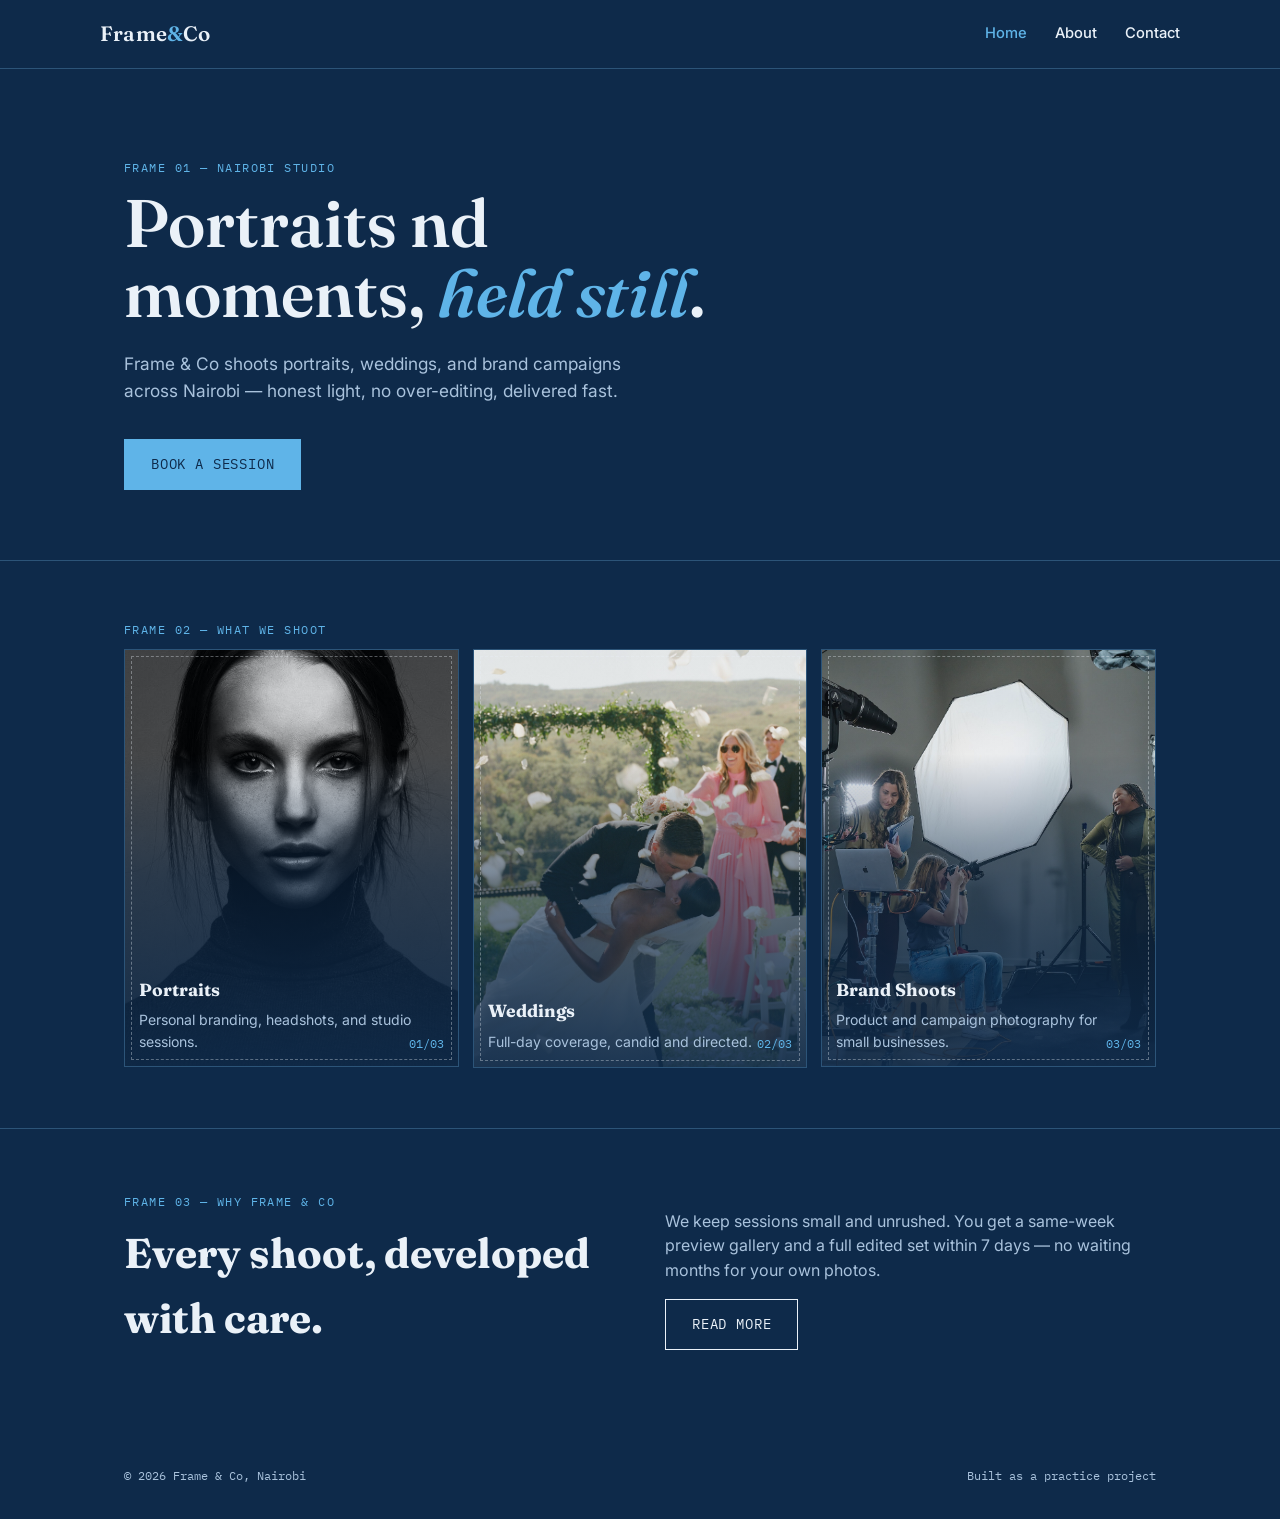
<file: index.html>
<!DOCTYPE html>
<html lang="en">
<head>
<meta charset="UTF-8">
<meta name="viewport" content="width=device-width, initial-scale=1.0">
<title>Frame & Co — Portrait & Event Photography, Nairobi</title>
<meta name="description" content="Frame & Co is a Nairobi-based portrait and event photography studio. Book a session for portraits, weddings, and brand shoots.">
<link rel="stylesheet" href="styles.css">
</head>
<body>

<header class="site-header">
  <div class="wrap nav-row">
    <a href="index.html" class="logo">Frame<span>&</span>Co</a>
    <button class="nav-toggle" aria-label="Toggle menu" aria-expanded="false">MENU</button>
    <nav class="main-nav">
      <a href="index.html" class="active">Home</a>
      <a href="about.html">About</a>
      <a href="contact.html">Contact</a>
    </nav>
  </div>
</header>

<section class="hero">
  <div class="wrap">
    <span class="frame-label">Frame 01 — Nairobi Studio</span>
    <h1>Portraits nd moments, <em>held still</em>.</h1>
    <p class="lede">Frame & Co shoots portraits, weddings, and brand campaigns across Nairobi — honest light, no over-editing, delivered fast.</p>
    <a href="contact.html" class="btn btn-amber">Book a Session</a>
  </div>
</section>

<section class="filmstrip">
  <div class="wrap">
    <span class="frame-label">Frame 02 — What We Shoot</span>
    <div class="filmstrip-grid">
      <div class="frame-shot">
        <img src="portrait.jpg" alt="Black and white studio portrait" class="frame-photo">
        <div class="frame-shot-content">
          <h3>Portraits</h3>
          <p>Personal branding, headshots, and studio sessions.</p>
          <span class="frame-num">01/03</span>
        </div>
      </div>
      <div class="frame-shot">
        <img src="wedding.jpg" alt="Bride and groom kissing at their wedding ceremony" class="frame-photo">
        <div class="frame-shot-content">
          <h3>Weddings</h3>
          <p>Full-day coverage, candid and directed.</p>
          <span class="frame-num">02/03</span>
        </div>
      </div>
      <div class="frame-shot">
        <img src="brand-shoot.jpg" alt="Behind the scenes of a brand photoshoot in the studio" class="frame-photo">
        <div class="frame-shot-content">
          <h3>Brand Shoots</h3>
          <p>Product and campaign photography for small businesses.</p>
          <span class="frame-num">03/03</span>
        </div>
      </div>
    </div>
  </div>
</section>

<section class="section">
  <div class="wrap two-col">
    <div>
      <span class="frame-label">Frame 03 — Why Frame & Co</span>
      <h2>Every shoot, developed with care.</h2>
    </div>
    <div class="section-copy">
      <p>We keep sessions small and unrushed. You get a same-week preview gallery and a full edited set within 7 days — no waiting months for your own photos.</p>
      <a href="about.html" class="btn">Read More</a>
    </div>
  </div>
</section>

<footer class="site-footer">
  <div class="wrap" style="display:flex; justify-content:space-between; width:100%; flex-wrap:wrap; gap:10px;">
    <span>© 2026 Frame & Co, Nairobi</span>
    <span>Built as a practice project</span>
  </div>
</footer>

<script src="script.js"></script>
</body>
</html>
</file>
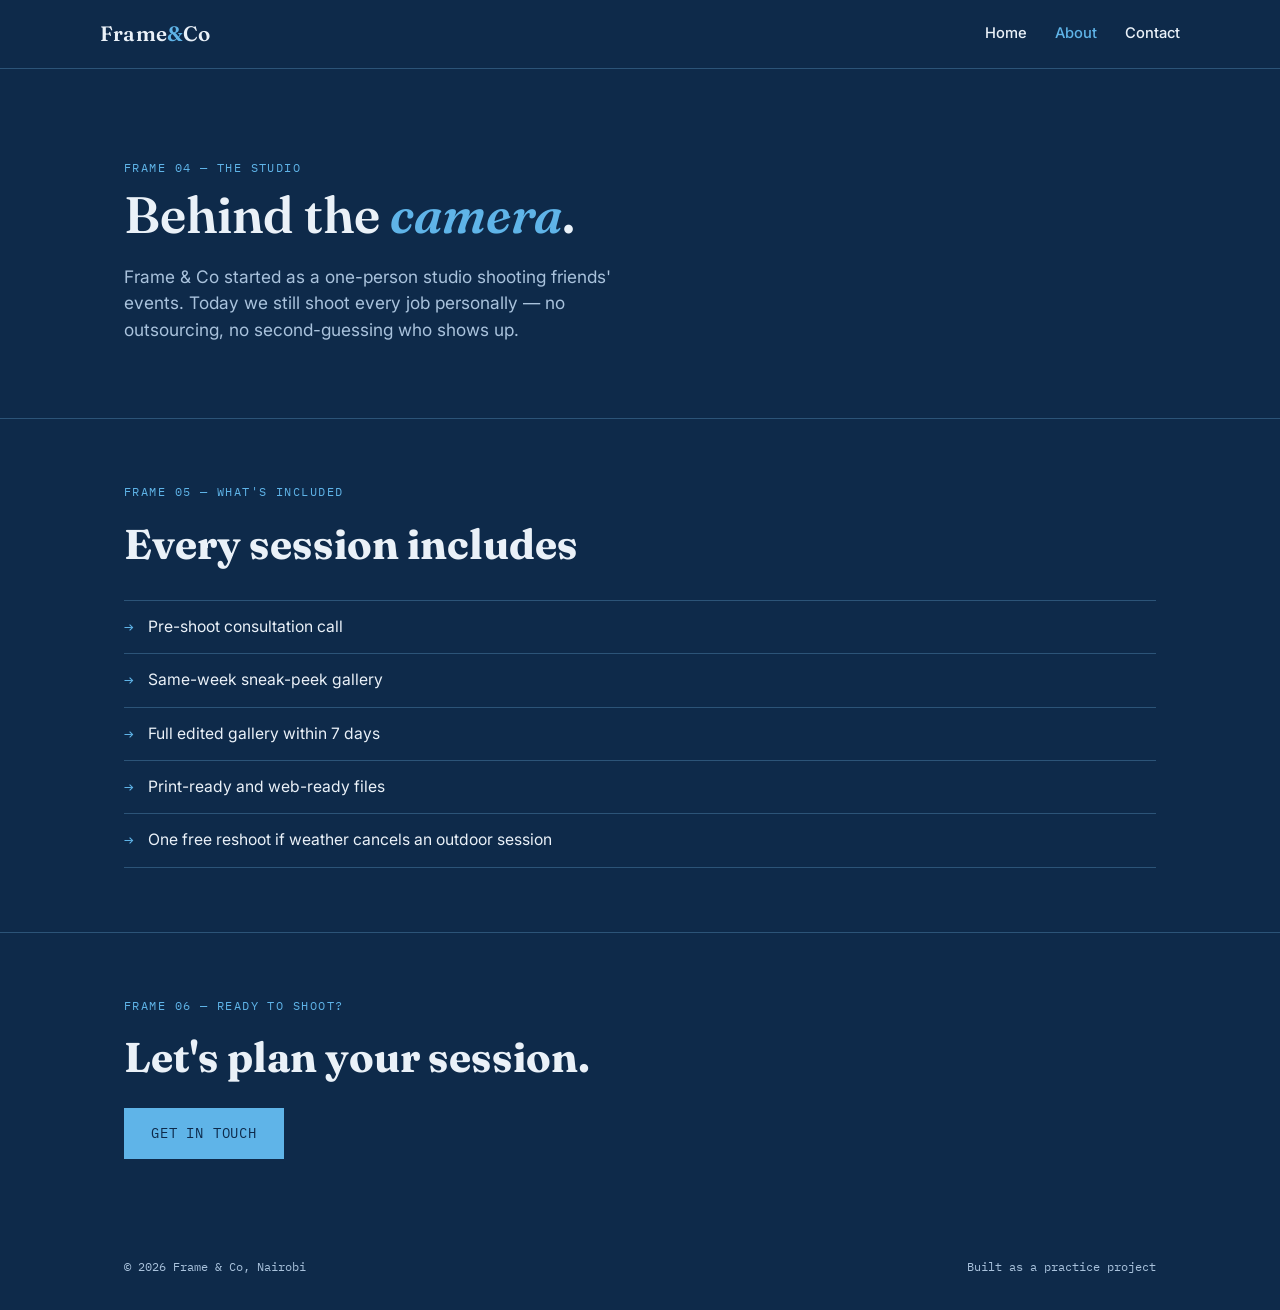
<file: about.html>
<!DOCTYPE html>
<html lang="en">
<head>
<meta charset="UTF-8">
<meta name="viewport" content="width=device-width, initial-scale=1.0">
<title>About — Frame & Co Photography</title>
<meta name="description" content="Meet Frame & Co, a Nairobi photography studio focused on portraits, weddings, and brand shoots.">
<link rel="stylesheet" href="styles.css">
</head>
<body>

<header class="site-header">
  <div class="wrap nav-row">
    <a href="index.html" class="logo">Frame<span>&</span>Co</a>
    <button class="nav-toggle" aria-label="Toggle menu" aria-expanded="false">MENU</button>
    <nav class="main-nav">
      <a href="index.html">Home</a>
      <a href="about.html" class="active">About</a>
      <a href="contact.html">Contact</a>
    </nav>
  </div>
</header>

<section class="hero" style="padding-bottom: 40px;">
  <div class="wrap">
    <span class="frame-label">Frame 04 — The Studio</span>
    <h1 style="font-size: clamp(2rem, 5vw, 3.2rem);">Behind the <em>camera</em>.</h1>
    <p class="lede">Frame & Co started as a one-person studio shooting friends' events. Today we still shoot every job personally — no outsourcing, no second-guessing who shows up.</p>
  </div>
</section>

<section class="section">
  <div class="wrap">
    <span class="frame-label">Frame 05 — What's Included</span>
    <h2>Every session includes</h2>
    <ul class="plate-list">
      <li><span class="mark">→</span> Pre-shoot consultation call</li>
      <li><span class="mark">→</span> Same-week sneak-peek gallery</li>
      <li><span class="mark">→</span> Full edited gallery within 7 days</li>
      <li><span class="mark">→</span> Print-ready and web-ready files</li>
      <li><span class="mark">→</span> One free reshoot if weather cancels an outdoor session</li>
    </ul>
  </div>
</section>

<section class="section">
  <div class="wrap">
    <span class="frame-label">Frame 06 — Ready to Shoot?</span>
    <h2>Let's plan your session.</h2>
    <a href="contact.html" class="btn btn-amber">Get in Touch</a>
  </div>
</section>

<footer class="site-footer">
  <div class="wrap" style="display:flex; justify-content:space-between; width:100%; flex-wrap:wrap; gap:10px;">
    <span>© 2026 Frame & Co, Nairobi</span>
    <span>Built as a practice project</span>
  </div>
</footer>

<script src="script.js"></script>
</body>
</html>
</file>
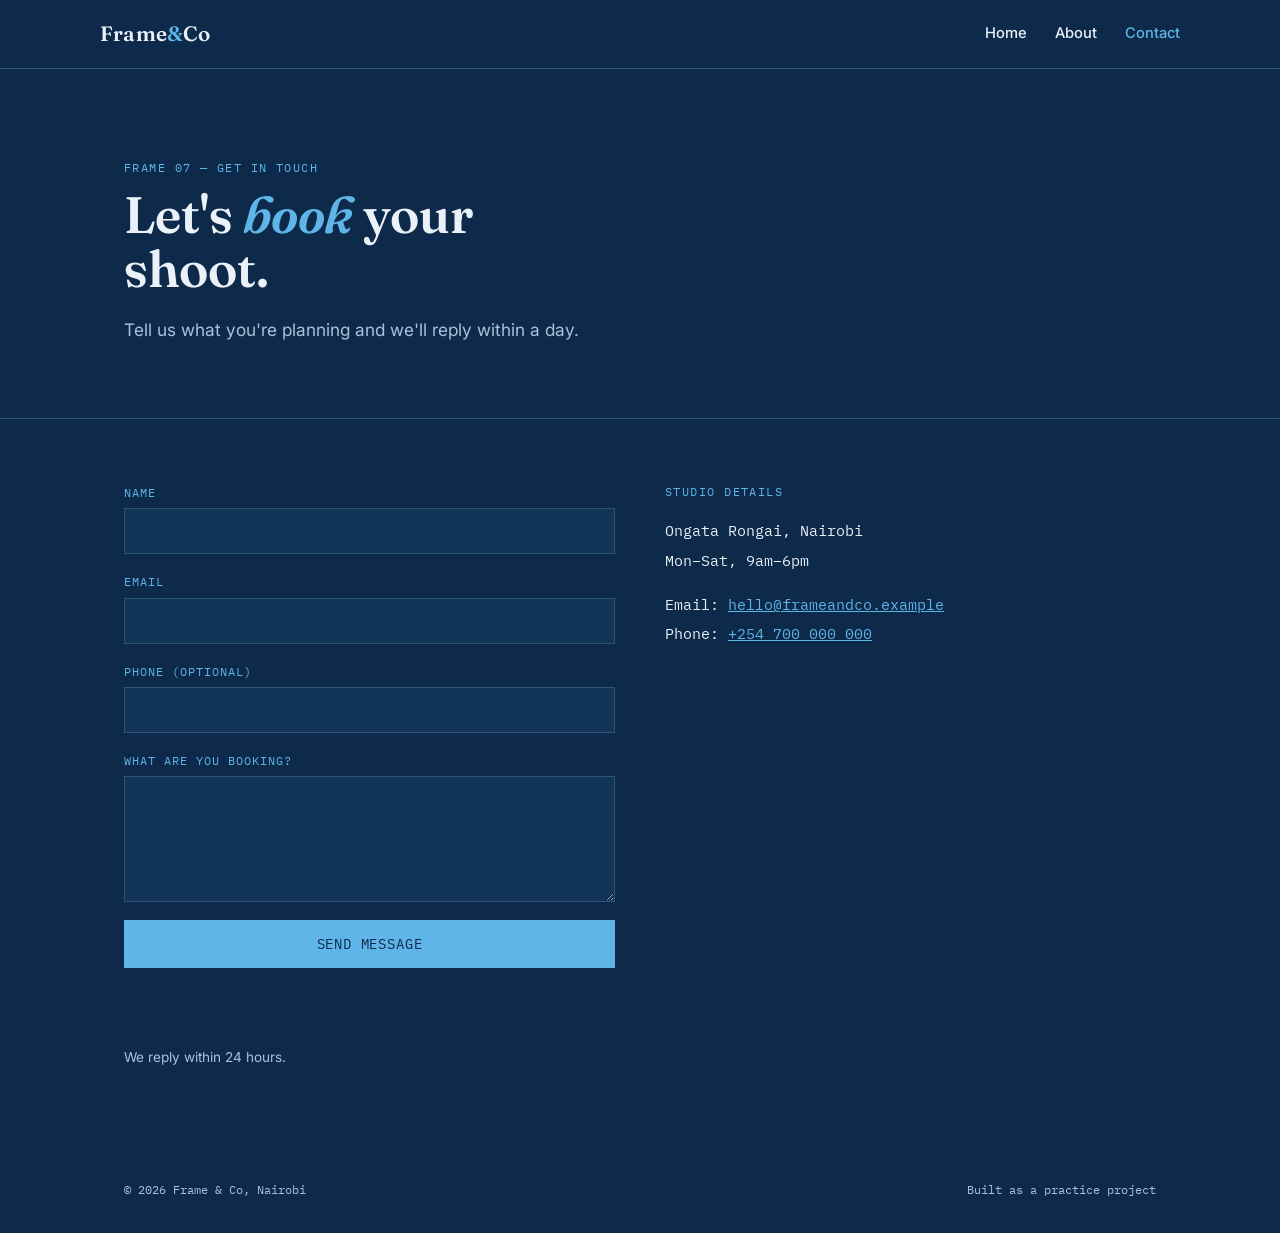
<file: contact.html>
<!DOCTYPE html>
<html lang="en">
<head>
<meta charset="UTF-8">
<meta name="viewport" content="width=device-width, initial-scale=1.0">
<title>Contact — Frame & Co Photography</title>
<meta name="description" content="Get in touch with Frame & Co to book a portrait, wedding, or brand photography session in Nairobi.">
<link rel="stylesheet" href="styles.css">
</head>
<body>

<header class="site-header">
  <div class="wrap nav-row">
    <a href="index.html" class="logo">Frame<span>&</span>Co</a>
    <button class="nav-toggle" aria-label="Toggle menu" aria-expanded="false">MENU</button>
    <nav class="main-nav">
      <a href="index.html">Home</a>
      <a href="about.html">About</a>
      <a href="contact.html" class="active">Contact</a>
    </nav>
  </div>
</header>

<section class="hero" style="padding-bottom: 40px;">
  <div class="wrap">
    <span class="frame-label">Frame 07 — Get in Touch</span>
    <h1 style="font-size: clamp(2rem, 5vw, 3.2rem);">Let's <em>book</em> your shoot.</h1>
    <p class="lede">Tell us what you're planning and we'll reply within a day.</p>
  </div>
</section>

<section class="section">
  <div class="wrap two-col">
    <div>
      <!--
        FORM SETUP — READ THIS
        This form submits via Formspree, a free service that emails you form
        submissions with zero backend code needed.
        1. Go to https://formspree.io and sign up free.
        2. Create a new form, it gives you an endpoint like:
           https://formspree.io/f/abc1234
        3. Replace YOUR_FORM_ID below with the code after /f/
      -->
      <form class="contact-form" id="contactForm" action="https://formspree.io/f/mrenveoo" method="POST">
        <div class="field">
          <label for="name">Name</label>
          <input type="text" id="name" name="name" required>
        </div>
        <div class="field">
          <label for="email">Email</label>
          <input type="email" id="email" name="email" required>
        </div>
        <div class="field">
          <label for="phone">Phone (optional)</label>
          <input type="tel" id="phone" name="phone">
        </div>
        <div class="field">
          <label for="message">What are you booking?</label>
          <textarea id="message" name="message" rows="5" required></textarea>
        </div>
        <button type="submit" class="btn btn-amber">Send Message</button>
        <p class="form-status" id="formStatus"></p>
      </form>
      <p class="form-note">We reply within 24 hours.</p>
    </div>

    <div>
      <span class="frame-label">Studio Details</span>
      <div class="contact-details">
        <p>Ongata Rongai, Nairobi<br>
        Mon–Sat, 9am–6pm</p>
        <p>
          Email: <a href="mailto:hello@frameandco.example">hello@frameandco.example</a><br>
          Phone: <a href="tel:+254700000000">+254 700 000 000</a>
        </p>
      </div>
    </div>
  </div>
</section>

<footer class="site-footer">
  <div class="wrap" style="display:flex; justify-content:space-between; width:100%; flex-wrap:wrap; gap:10px;">
    <span>© 2026 Frame & Co, Nairobi</span>
    <span>Built as a practice project</span>
  </div>
</footer>

<script src="script.js"></script>
</body>
</html>
</file>
<file: styles.css>
/* ============================================
   FRAME & CO — starter site stylesheet
   Palette: Cyanotype blue (early photographic
   printing process — deep Prussian blue, light
   ink, bright cyan highlight)
   ============================================ */

@import url('https://fonts.googleapis.com/css2?family=Fraunces:opsz,wght@9..144,400;9..144,600;9..144,700&family=Inter:wght@400;500;600&family=IBM+Plex+Mono:wght@400;500&display=swap');

:root {
  --bg: #0E2A4A;
  --bg-dim: #123456;
  --ink: #EAF1F8;
  --ink-muted: #A9C2DC;
  --accent: #5FB4E8;
  --accent-deep: #3B86BC;
  --frame-line: #2C5478;

  --font-display: 'Fraunces', serif;
  --font-body: 'Inter', sans-serif;
  --font-mono: 'IBM Plex Mono', monospace;
}

* { box-sizing: border-box; }

html {
  scroll-behavior: smooth;
}

@media (prefers-reduced-motion: reduce) {
  html { scroll-behavior: auto; }
  * { animation-duration: 0.01ms !important; transition-duration: 0.01ms !important; }
}

body {
  margin: 0;
  background: var(--bg);
  color: var(--ink);
  font-family: var(--font-body);
  line-height: 1.55;
}

a { color: inherit; }

img { max-width: 100%; display: block; }

.wrap {
  max-width: 1080px;
  margin: 0 auto;
  padding: 0 24px;
}

/* ---------- Frame number labels (film-strip motif) ---------- */
.frame-label {
  font-family: var(--font-mono);
  font-size: 0.75rem;
  letter-spacing: 0.12em;
  text-transform: uppercase;
  color: var(--accent);
  display: block;
  margin-bottom: 10px;
}

/* ---------- Header / Nav ---------- */
header.site-header {
  border-bottom: 1px solid var(--frame-line);
  position: sticky;
  top: 0;
  background: var(--bg);
  z-index: 10;
}

.nav-row {
  display: flex;
  align-items: center;
  justify-content: space-between;
  padding: 18px 0;
}

.logo {
  font-family: var(--font-display);
  font-size: 1.3rem;
  font-weight: 600;
  text-decoration: none;
  letter-spacing: 0.01em;
  color: var(--ink);
}

.logo span { color: var(--accent); }

nav.main-nav {
  display: flex;
  gap: 28px;
}

nav.main-nav a {
  text-decoration: none;
  font-size: 0.92rem;
  font-weight: 500;
  color: var(--ink);
  position: relative;
  padding-bottom: 2px;
}

nav.main-nav a.active {
  color: var(--accent);
}

nav.main-nav a::after {
  content: "";
  position: absolute;
  left: 0; bottom: -3px;
  width: 0%;
  height: 1px;
  background: var(--accent);
  transition: width 0.2s ease;
}

nav.main-nav a:hover::after { width: 100%; }

.nav-toggle {
  display: none;
  background: none;
  border: 1px solid var(--ink);
  border-radius: 4px;
  padding: 6px 10px;
  font-family: var(--font-mono);
  font-size: 0.8rem;
  color: var(--ink);
  cursor: pointer;
}

/* ---------- Hero ---------- */
.hero {
  padding: 90px 0 70px;
  border-bottom: 1px solid var(--frame-line);
}

.hero h1 {
  font-family: var(--font-display);
  font-weight: 600;
  font-size: clamp(2.4rem, 6vw, 4.2rem);
  line-height: 1.05;
  margin: 0 0 22px;
  max-width: 14ch;
  color: var(--ink);
}

.hero h1 em {
  font-style: italic;
  color: var(--accent);
}

.hero p.lede {
  max-width: 46ch;
  font-size: 1.08rem;
  color: var(--ink-muted);
  margin-bottom: 34px;
}

.btn {
  display: inline-block;
  font-family: var(--font-mono);
  font-size: 0.85rem;
  letter-spacing: 0.06em;
  text-transform: uppercase;
  text-decoration: none;
  padding: 14px 26px;
  border: 1px solid var(--ink);
  color: var(--ink);
  background: transparent;
  transition: background 0.15s ease, color 0.15s ease;
}

.btn:hover { background: var(--ink); color: var(--bg); }

.btn.btn-amber {
  background: var(--accent);
  border-color: var(--accent);
  color: #0E2A4A;
}

.btn.btn-amber:hover { background: var(--accent-deep); border-color: var(--accent-deep); color: var(--ink); }

/* ---------- Filmstrip section (signature element) ---------- */
.filmstrip {
  padding: 60px 0;
  border-bottom: 1px solid var(--frame-line);
}

.filmstrip-grid {
  display: grid;
  grid-template-columns: repeat(3, 1fr);
  gap: 14px;
}

.frame-shot {
  position: relative;
  border: 1px solid var(--frame-line);
  background: var(--bg-dim);
  aspect-ratio: 4/5;
  overflow: hidden;
}

.frame-photo {
  position: absolute;
  inset: 0;
  width: 100%;
  height: 100%;
  object-fit: cover;
  z-index: 0;
}

.frame-shot::after {
  content: "";
  position: absolute;
  inset: 0;
  background: linear-gradient(to top, rgba(14,42,74,0.92) 0%, rgba(14,42,74,0.55) 45%, rgba(14,42,74,0.05) 75%);
  z-index: 1;
  pointer-events: none;
}

.frame-shot::before {
  content: "";
  position: absolute;
  top: 6px; left: 6px; right: 6px; bottom: 6px;
  border: 1px dashed rgba(234, 241, 248, 0.35);
  z-index: 3;
  pointer-events: none;
}

.frame-shot-content {
  position: absolute;
  left: 14px; right: 14px; bottom: 14px;
  z-index: 2;
}

.frame-shot h3 {
  font-family: var(--font-display);
  font-size: 1.1rem;
  margin: 0 0 6px;
  color: var(--ink);
}

.frame-shot p {
  font-size: 0.88rem;
  color: var(--ink-muted);
  margin: 0 26px 0 0;
}

.frame-shot .frame-num {
  position: absolute;
  bottom: 0; right: 0;
  font-family: var(--font-mono);
  font-size: 0.72rem;
  color: var(--accent);
}

/* ---------- Generic section ---------- */
section.section {
  padding: 64px 0;
  border-bottom: 1px solid var(--frame-line);
}

section.section:last-of-type { border-bottom: none; }

section.section h2 {
  font-family: var(--font-display);
  font-size: clamp(1.8rem, 4vw, 2.6rem);
  margin: 0 0 18px;
  color: var(--ink);
}

section.section .section-copy {
  max-width: 62ch;
  color: var(--ink-muted);
}

/* ---------- Two column ---------- */
.two-col {
  display: grid;
  grid-template-columns: 1fr 1fr;
  gap: 50px;
  align-items: start;
}

/* ---------- Pricing / services list (About page) ---------- */
.plate-list {
  list-style: none;
  padding: 0;
  margin: 24px 0 0;
}

.plate-list li {
  display: flex;
  gap: 14px;
  padding: 14px 0;
  border-top: 1px solid var(--frame-line);
  font-size: 0.98rem;
  color: var(--ink);
}

.plate-list li:last-child { border-bottom: 1px solid var(--frame-line); }

.plate-list li .mark {
  color: var(--accent);
  font-family: var(--font-mono);
}

/* ---------- Contact form ---------- */
form.contact-form {
  display: grid;
  gap: 18px;
  max-width: 560px;
}

.field {
  display: flex;
  flex-direction: column;
  gap: 6px;
}

.field label {
  font-family: var(--font-mono);
  font-size: 0.78rem;
  text-transform: uppercase;
  letter-spacing: 0.08em;
  color: var(--accent);
}

.field input,
.field textarea {
  font-family: var(--font-body);
  font-size: 1rem;
  padding: 12px 14px;
  border: 1px solid var(--frame-line);
  background: var(--bg-dim);
  color: var(--ink);
  resize: vertical;
}

.field input::placeholder,
.field textarea::placeholder {
  color: var(--ink-muted);
}

.field input:focus,
.field textarea:focus {
  outline: 2px solid var(--accent);
  outline-offset: 1px;
}

.form-note {
  font-size: 0.85rem;
  color: var(--ink-muted);
}

.form-status {
  font-family: var(--font-mono);
  font-size: 0.85rem;
  padding: 10px 0;
}

.form-status.success { color: var(--accent); }
.form-status.error { color: #E8927C; }

/* ---------- Contact info block ---------- */
.contact-details {
  font-family: var(--font-mono);
  font-size: 0.92rem;
  line-height: 2;
  color: var(--ink);
}

.contact-details a { text-decoration: underline; color: var(--accent); }

/* ---------- Footer ---------- */
footer.site-footer {
  padding: 34px 0;
  font-family: var(--font-mono);
  font-size: 0.78rem;
  color: var(--ink-muted);
  display: flex;
  justify-content: space-between;
  flex-wrap: wrap;
  gap: 10px;
}

/* ---------- Responsive ---------- */
@media (max-width: 720px) {
  .nav-toggle { display: inline-block; }

  nav.main-nav {
    position: absolute;
    top: 100%;
    left: 0; right: 0;
    background: var(--bg);
    border-bottom: 1px solid var(--frame-line);
    flex-direction: column;
    gap: 0;
    display: none;
  }

  nav.main-nav.open { display: flex; }

  nav.main-nav a {
    padding: 16px 24px;
    border-top: 1px solid var(--frame-line);
  }

  .filmstrip-grid { grid-template-columns: 1fr 1fr; }
  .two-col { grid-template-columns: 1fr; }
}

@media (max-width: 480px) {
  .filmstrip-grid { grid-template-columns: 1fr; }
}
</file>
